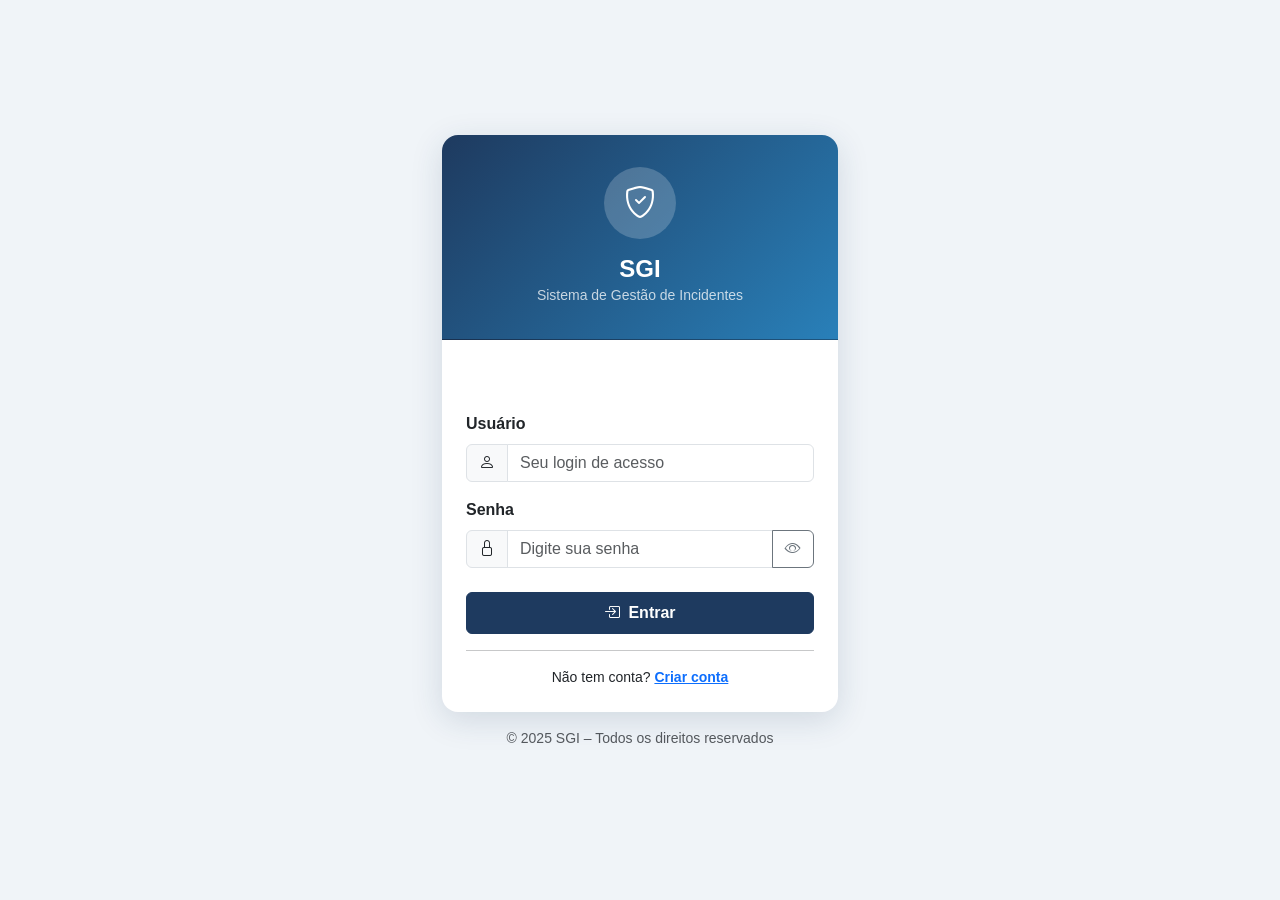
<file: index.html>
<!DOCTYPE html>
<html lang="pt-BR">
<head>
  <meta charset="UTF-8" />
  <meta name="viewport" content="width=device-width, initial-scale=1.0" />
  <title>SGI – Login</title>
  <link rel="stylesheet" href="https://cdn.jsdelivr.net/npm/bootstrap@5.3.3/dist/css/bootstrap.min.css" />
  <link rel="stylesheet" href="https://cdn.jsdelivr.net/npm/bootstrap-icons@1.11.3/font/bootstrap-icons.min.css" />
  <link rel="stylesheet" href="css/custom.css" />
</head>
<body class="d-flex align-items-center justify-content-center min-vh-100">

  <div class="container" style="max-width:420px">
    <div class="card card-auth">
      <div class="card-header text-center text-white">
        <div class="logo-circle"><i class="bi bi-shield-check"></i></div>
        <h4 class="mb-0 fw-bold">SGI</h4>
        <small class="opacity-75">Sistema de Gestão de Incidentes</small>
      </div>
      <div class="card-body p-4">
        <div id="alert-box"></div>
        <form id="form-login" novalidate>
          <div class="mb-3">
            <label for="usuario" class="form-label fw-semibold">Usuário</label>
            <div class="input-group">
              <span class="input-group-text"><i class="bi bi-person"></i></span>
              <input type="text" id="usuario" class="form-control" placeholder="Seu login de acesso" required />
            </div>
          </div>
          <div class="mb-4">
            <label for="senha" class="form-label fw-semibold">Senha</label>
            <div class="input-group">
              <span class="input-group-text"><i class="bi bi-lock"></i></span>
              <input type="password" id="senha" class="form-control" placeholder="Digite sua senha" required />
              <button class="btn btn-outline-secondary" type="button" id="toggle-senha">
                <i class="bi bi-eye"></i>
              </button>
            </div>
          </div>
          <button type="submit" class="btn btn-sgi w-100 py-2 fw-semibold">
            <i class="bi bi-box-arrow-in-right me-2"></i>Entrar
          </button>
        </form>
        <hr />
        <p class="text-center mb-0 small">
          Não tem conta? <a href="cadastro.html" class="fw-semibold">Criar conta</a>
        </p>
      </div>
    </div>
    <p class="text-center text-muted small mt-3">&copy; 2025 SGI – Todos os direitos reservados</p>
  </div>

  <script src="https://cdn.jsdelivr.net/npm/bootstrap@5.3.3/dist/js/bootstrap.bundle.min.js"></script>
  <script src="js/login.js"></script>
</body>
</html>
</file>
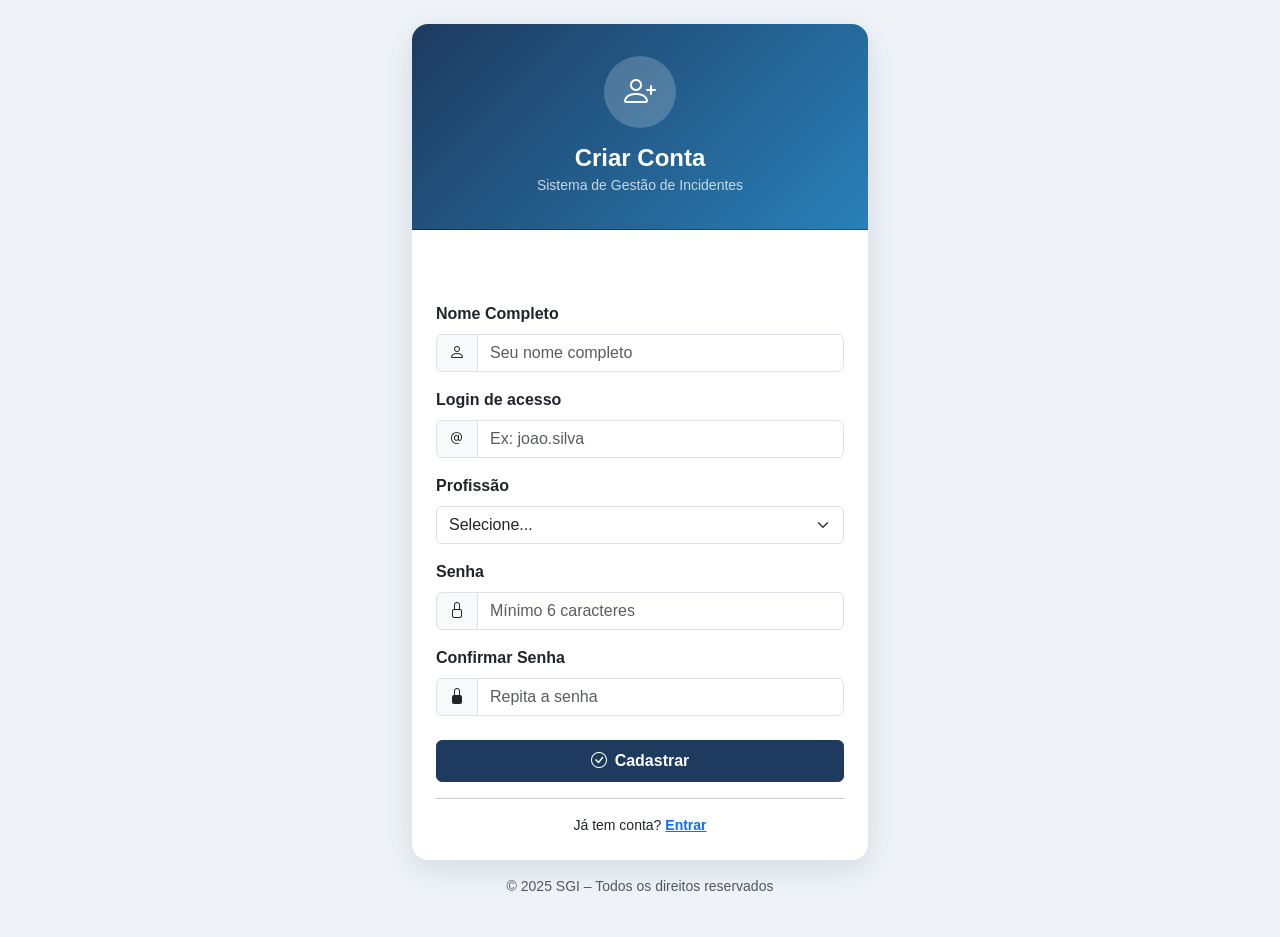
<file: cadastro.html>
<!DOCTYPE html>
<html lang="pt-BR">
<head>
  <meta charset="UTF-8" />
  <meta name="viewport" content="width=device-width, initial-scale=1.0" />
  <title>SGI – Cadastro</title>
  <link rel="stylesheet" href="https://cdn.jsdelivr.net/npm/bootstrap@5.3.3/dist/css/bootstrap.min.css" />
  <link rel="stylesheet" href="https://cdn.jsdelivr.net/npm/bootstrap-icons@1.11.3/font/bootstrap-icons.min.css" />
  <link rel="stylesheet" href="css/custom.css" />
</head>
<body class="d-flex align-items-center justify-content-center min-vh-100 py-4">

  <div class="container" style="max-width:480px">
    <div class="card card-auth">
      <div class="card-header text-center text-white">
        <div class="logo-circle"><i class="bi bi-person-plus"></i></div>
        <h4 class="mb-0 fw-bold">Criar Conta</h4>
        <small class="opacity-75">Sistema de Gestão de Incidentes</small>
      </div>
      <div class="card-body p-4">
        <div id="alert-box"></div>
        <form id="form-cadastro" novalidate>
          <div class="mb-3">
            <label for="nome" class="form-label fw-semibold">Nome Completo</label>
            <div class="input-group">
              <span class="input-group-text"><i class="bi bi-person"></i></span>
              <input type="text" id="nome" class="form-control" placeholder="Seu nome completo" required />
            </div>
          </div>
          <div class="mb-3">
            <label for="login" class="form-label fw-semibold">Login de acesso</label>
            <div class="input-group">
              <span class="input-group-text"><i class="bi bi-at"></i></span>
              <input type="text" id="login" class="form-control" placeholder="Ex: joao.silva" required />
            </div>
          </div>
          <div class="mb-3">
            <label for="profissao" class="form-label fw-semibold">Profissão</label>
            <select id="profissao" class="form-select" required>
              <option value="">Selecione...</option>
              <option>Analista N1</option>
              <option>Analista N2</option>
              <option>Especialista N3</option>
              <option>Gestor de TI</option>
              <option>Desenvolvedor</option>
              <option>Adm. Redes</option>
              <option>Adm. Sistemas</option>
              <option>Estagiário</option>
            </select>
          </div>
          <div class="mb-3">
            <label for="senha" class="form-label fw-semibold">Senha</label>
            <div class="input-group">
              <span class="input-group-text"><i class="bi bi-lock"></i></span>
              <input type="password" id="senha" class="form-control" placeholder="Mínimo 6 caracteres" required />
            </div>
          </div>
          <div class="mb-4">
            <label for="confirmar" class="form-label fw-semibold">Confirmar Senha</label>
            <div class="input-group">
              <span class="input-group-text"><i class="bi bi-lock-fill"></i></span>
              <input type="password" id="confirmar" class="form-control" placeholder="Repita a senha" required />
            </div>
          </div>
          <button type="submit" class="btn btn-sgi w-100 py-2 fw-semibold">
            <i class="bi bi-check-circle me-2"></i>Cadastrar
          </button>
        </form>
        <hr />
        <p class="text-center mb-0 small">
          Já tem conta? <a href="index.html" class="fw-semibold">Entrar</a>
        </p>
      </div>
    </div>
    <p class="text-center text-muted small mt-3">&copy; 2025 SGI – Todos os direitos reservados</p>
  </div>

  <script src="https://cdn.jsdelivr.net/npm/bootstrap@5.3.3/dist/js/bootstrap.bundle.min.js"></script>
  <script src="js/cadastro.js"></script>
</body>
</html>
</file>
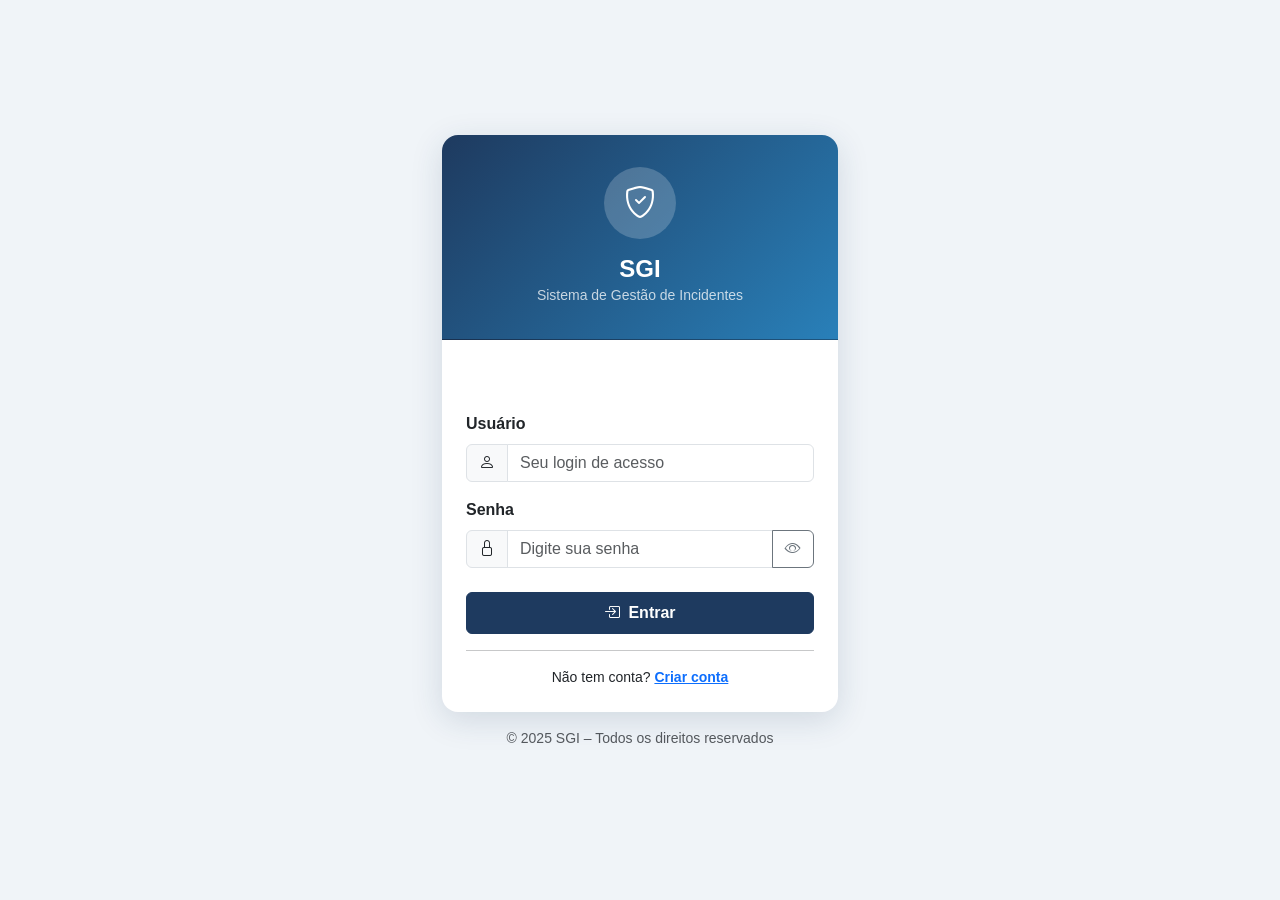
<file: home.html>
<!DOCTYPE html>
<html lang="pt-BR">
<head>
  <meta charset="UTF-8" />
  <meta name="viewport" content="width=device-width, initial-scale=1.0" />
  <title>SGI – Dashboard</title>
  <link rel="stylesheet" href="https://cdn.jsdelivr.net/npm/bootstrap@5.3.3/dist/css/bootstrap.min.css" />
  <link rel="stylesheet" href="https://cdn.jsdelivr.net/npm/bootstrap-icons@1.11.3/font/bootstrap-icons.min.css" />
  <link rel="stylesheet" href="css/custom.css" />
</head>
<body>

  <!-- Navbar -->
  <nav class="navbar navbar-expand-lg navbar-sgi fixed-top shadow-sm">
    <div class="container-xl">
      <a class="navbar-brand fw-bold d-flex align-items-center gap-2" href="home.html">
        <i class="bi bi-shield-check fs-5"></i> SGI
      </a>
      <button class="navbar-toggler" type="button" data-bs-toggle="collapse" data-bs-target="#navMenu">
        <span class="navbar-toggler-icon"></span>
      </button>
      <div class="collapse navbar-collapse" id="navMenu">
        <ul class="navbar-nav me-auto">
          <li class="nav-item"><a class="nav-link active" href="home.html"><i class="bi bi-house me-1"></i>Início</a></li>
          <li class="nav-item"><a class="nav-link" href="usuarios.html"><i class="bi bi-people me-1"></i>Usuários</a></li>
          <li class="nav-item"><a class="nav-link" href="equipamentos.html"><i class="bi bi-pc-display me-1"></i>Equipamentos</a></li>
          <li class="nav-item"><a class="nav-link" href="incidentes.html"><i class="bi bi-exclamation-triangle me-1"></i>Incidentes</a></li>
        </ul>
        <div class="d-flex align-items-center gap-3">
          <span class="text-white small"><i class="bi bi-person-circle me-1"></i><span id="nome-usuario"></span></span>
          <button class="btn btn-outline-light btn-sm" onclick="sair()"><i class="bi bi-box-arrow-right me-1"></i>Sair</button>
        </div>
      </div>
    </div>
  </nav>

  <div class="container-xl mt-5 pt-4 pb-5">
    <!-- Hero -->
    <div class="hero-dashboard d-flex align-items-center justify-content-between flex-wrap gap-3">
      <div>
        <h3 class="fw-bold mb-1"><i class="bi bi-speedometer2 me-2"></i>Dashboard</h3>
        <p class="mb-0 opacity-75">Bem-vindo(a), <strong id="hero-nome"></strong>! Visão geral do sistema.</p>
      </div>
      <i class="bi bi-shield-check" style="font-size:4rem;opacity:.2"></i>
    </div>

    <!-- Stats -->
    <div class="row g-3 mb-4">
      <div class="col-sm-6 col-xl-3">
        <div class="card stat-card h-100 border-start border-danger border-4">
          <div class="card-body d-flex align-items-center gap-3">
            <div class="stat-icon text-danger"><i class="bi bi-exclamation-circle-fill"></i></div>
            <div>
              <div class="text-muted small">Abertos</div>
              <div class="fs-2 fw-bold" id="stat-abertos">–</div>
            </div>
          </div>
        </div>
      </div>
      <div class="col-sm-6 col-xl-3">
        <div class="card stat-card h-100 border-start border-warning border-4">
          <div class="card-body d-flex align-items-center gap-3">
            <div class="stat-icon text-warning"><i class="bi bi-arrow-repeat"></i></div>
            <div>
              <div class="text-muted small">Em Andamento</div>
              <div class="fs-2 fw-bold" id="stat-andamento">–</div>
            </div>
          </div>
        </div>
      </div>
      <div class="col-sm-6 col-xl-3">
        <div class="card stat-card h-100 border-start border-success border-4">
          <div class="card-body d-flex align-items-center gap-3">
            <div class="stat-icon text-success"><i class="bi bi-check-circle-fill"></i></div>
            <div>
              <div class="text-muted small">Resolvidos</div>
              <div class="fs-2 fw-bold" id="stat-resolvidos">–</div>
            </div>
          </div>
        </div>
      </div>
      <div class="col-sm-6 col-xl-3">
        <div class="card stat-card h-100 border-start border-info border-4">
          <div class="card-body d-flex align-items-center gap-3">
            <div class="stat-icon text-info"><i class="bi bi-clock-history"></i></div>
            <div>
              <div class="text-muted small">Total Incidentes</div>
              <div class="fs-2 fw-bold" id="stat-total">–</div>
            </div>
          </div>
        </div>
      </div>
    </div>

    <!-- Tabela recentes -->
    <div class="card table-card">
      <div class="card-header d-flex align-items-center justify-content-between py-3 px-4">
        <h6 class="mb-0 fw-bold text-white"><i class="bi bi-list-ul me-2"></i>Incidentes Recentes</h6>
        <a href="incidentes.html" class="btn btn-light btn-sm">Ver todos</a>
      </div>
      <div class="card-body p-0">
        <div class="table-responsive">
          <table class="table table-hover align-middle mb-0">
            <thead>
              <tr>
                <th class="ps-4">ID</th>
                <th>Data</th>
                <th>Descrição</th>
                <th>Equipamento</th>
                <th>Status</th>
              </tr>
            </thead>
            <tbody id="tabela-recentes">
              <tr><td colspan="5" class="text-center py-4 text-muted">Carregando...</td></tr>
            </tbody>
          </table>
        </div>
      </div>
    </div>
  </div>

  <script src="https://cdn.jsdelivr.net/npm/bootstrap@5.3.3/dist/js/bootstrap.bundle.min.js"></script>
  <script src="js/api.js"></script>
  <script src="js/home.js"></script>
</body>
</html>
</file>
<file: css/custom.css>
:root {
  --sgi-primary: #1e3a5f;
  --sgi-primary-dark: #152b47;
  --sgi-accent: #2980b9;
}

body {
  background-color: #f0f4f8;
  font-family: 'Segoe UI', sans-serif;
}

/* Navbar */
.navbar-sgi {
  background-color: var(--sgi-primary) !important;
}
.navbar-sgi .navbar-brand,
.navbar-sgi .nav-link {
  color: #ffffff !important;
}
.navbar-sgi .nav-link:hover,
.navbar-sgi .nav-link.active {
  color: #a8c8f0 !important;
}
.navbar-sgi .navbar-toggler {
  border-color: rgba(255,255,255,.3);
}

/* Auth cards */
.card-auth {
  border: none;
  border-radius: 16px;
  box-shadow: 0 8px 32px rgba(30,58,95,.15);
}
.card-auth .card-header {
  background: linear-gradient(135deg, var(--sgi-primary) 0%, var(--sgi-accent) 100%);
  border-radius: 16px 16px 0 0 !important;
  padding: 2rem;
}

/* Buttons */
.btn-sgi {
  background-color: var(--sgi-primary);
  border-color: var(--sgi-primary);
  color: #fff;
}
.btn-sgi:hover {
  background-color: var(--sgi-primary-dark);
  border-color: var(--sgi-primary-dark);
  color: #fff;
}

/* Hero dashboard */
.hero-dashboard {
  background: linear-gradient(135deg, var(--sgi-primary) 0%, var(--sgi-accent) 100%);
  color: #fff;
  border-radius: 16px;
  padding: 2.5rem;
  margin-bottom: 2rem;
}

/* Stat cards */
.stat-card {
  border: none;
  border-radius: 12px;
  box-shadow: 0 4px 16px rgba(0,0,0,.08);
  transition: transform .2s;
}
.stat-card:hover {
  transform: translateY(-4px);
}
.stat-icon {
  font-size: 2.2rem;
  opacity: .85;
}

/* Tables */
.table-card {
  border: none;
  border-radius: 12px;
  box-shadow: 0 4px 16px rgba(0,0,0,.08);
  overflow: hidden;
}
.table thead {
  background-color: var(--sgi-primary);
  color: #fff;
}

/* Page header */
.page-header {
  background: linear-gradient(135deg, var(--sgi-primary) 0%, var(--sgi-accent) 100%);
  color: #fff;
  border-radius: 12px;
  padding: 1.5rem 2rem;
  margin-bottom: 1.5rem;
}

/* Modal header */
.modal-header-sgi {
  background-color: var(--sgi-primary);
  color: #fff;
}
.modal-header-sgi .btn-close {
  filter: invert(1);
}

/* Alerts inline */
#alert-box { min-height: 48px; }

/* Login logo */
.logo-circle {
  width: 72px;
  height: 72px;
  background: rgba(255,255,255,.2);
  border-radius: 50%;
  display: flex;
  align-items: center;
  justify-content: center;
  margin: 0 auto 1rem;
  font-size: 2rem;
}
</file>
